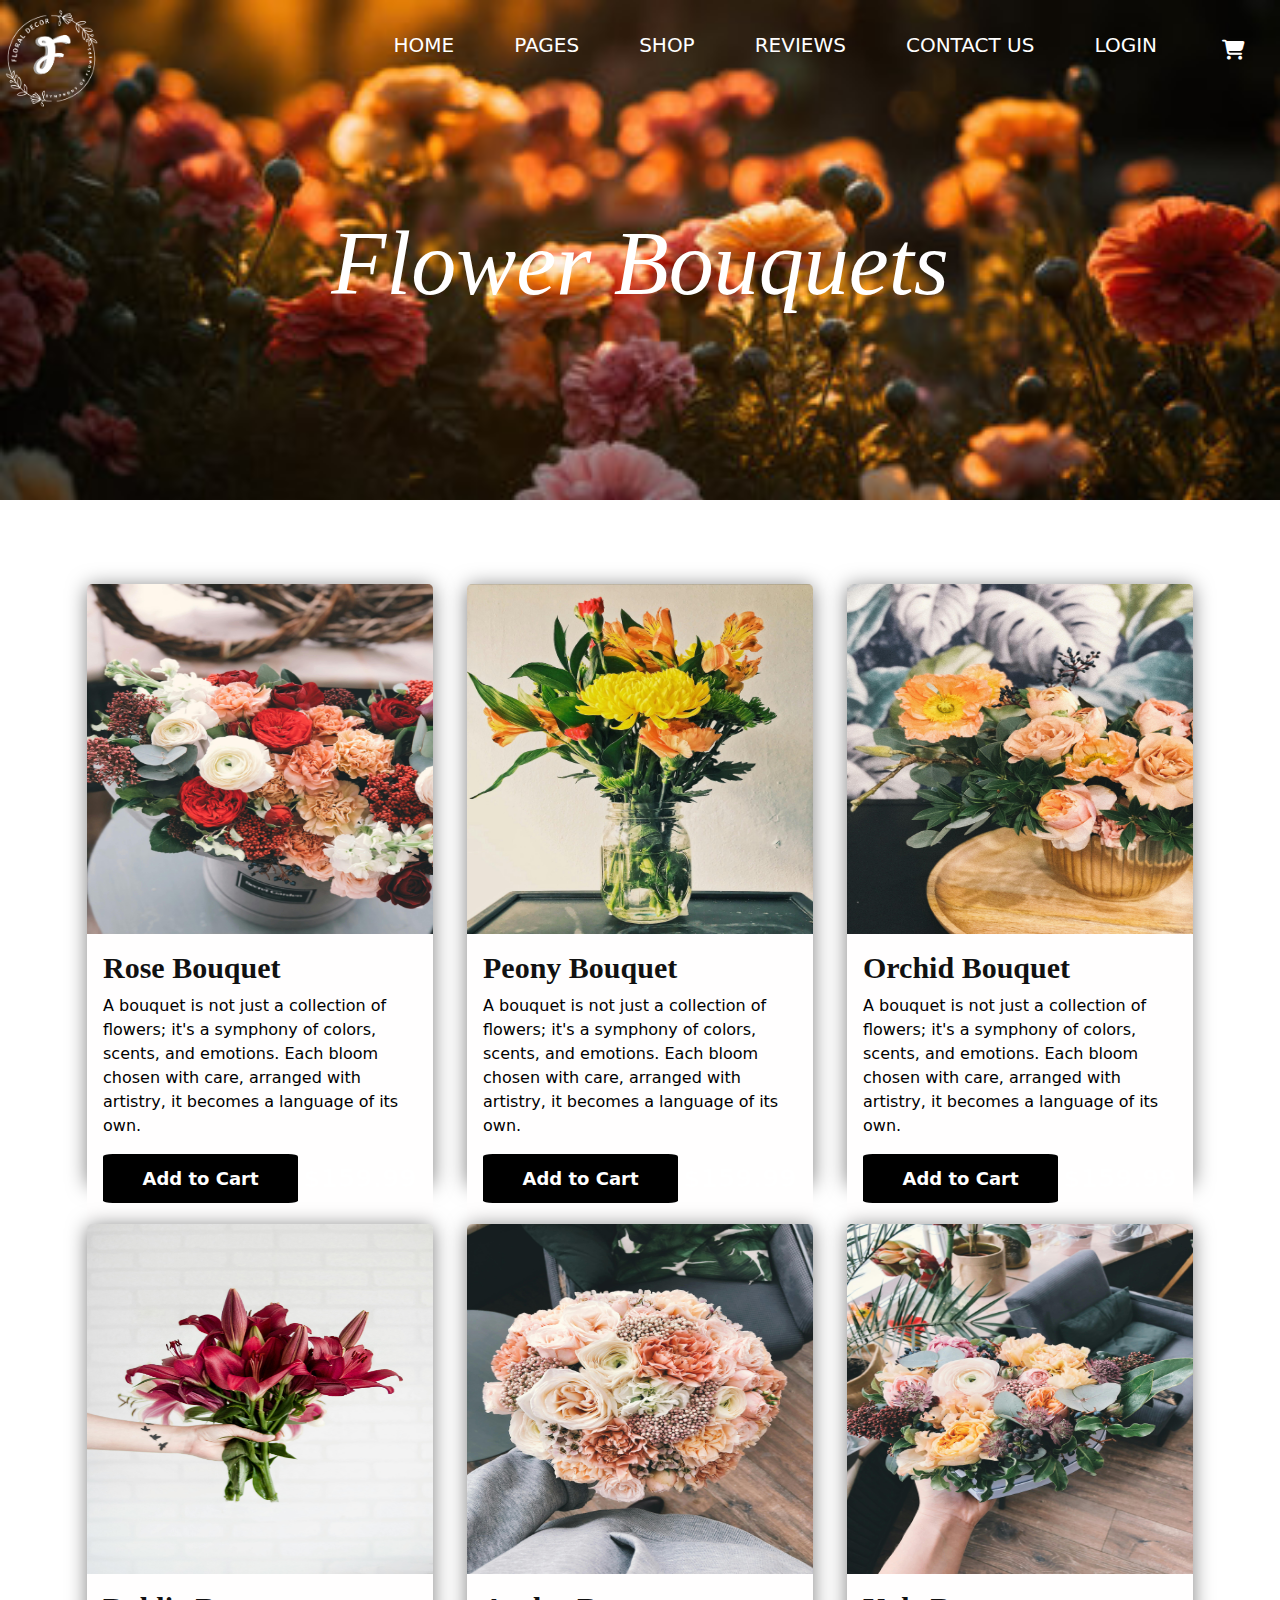
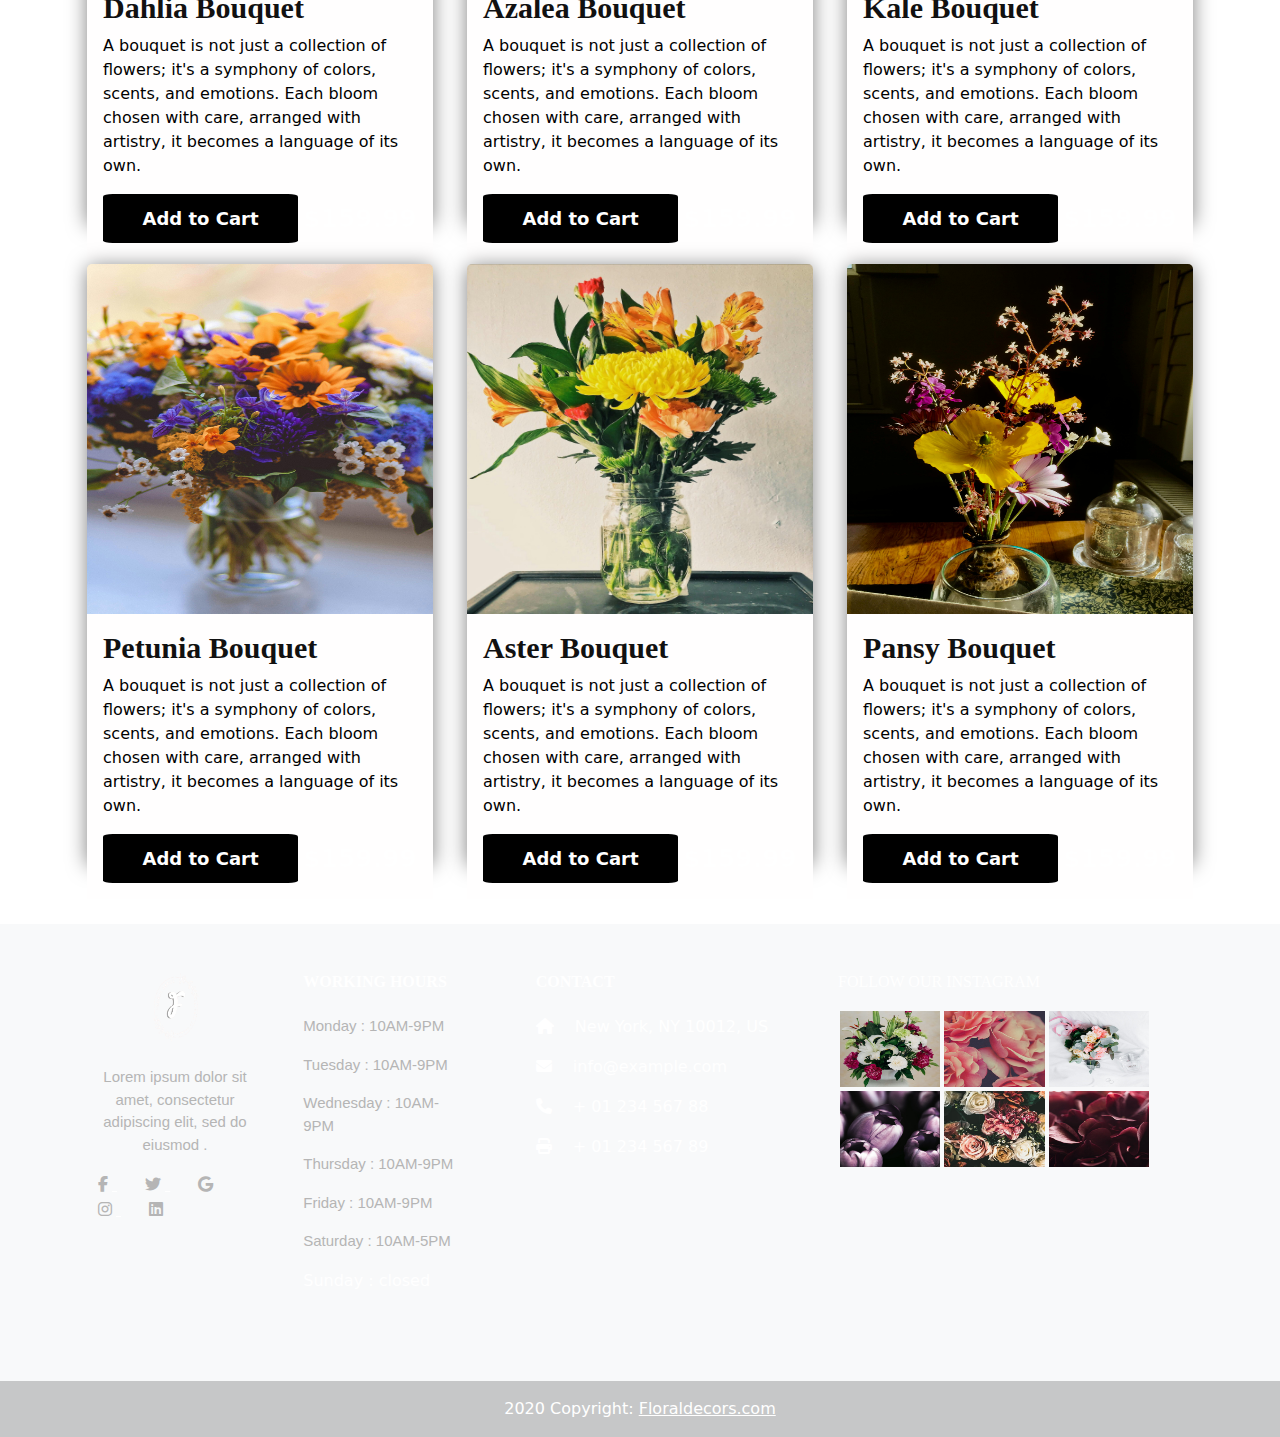
<file: cards2.html>
<!DOCTYPE html>
<html lang="en">
  <!-- divinectorweb.com -->
  <head>
    <meta charset="UTF-8" />
    <meta http-equiv="X-UA-Compatible" content="IE=edge" />
    <meta name="viewport" content="width=device-width, initial-scale=1.0" />
    <title>CARD2  </title>
    <link
      rel="stylesheet"
      href="https://cdnjs.cloudflare.com/ajax/libs/bootstrap/5.0.1/css/bootstrap.min.css"
    />
       <link rel="stylesheet" href="https://cdnjs.cloudflare.com/ajax/libs/font-awesome/6.5.1/css/all.min.css">
  </head>
  <style>
    body {
      background: #ffffff;
    }
    .products {
      padding: 5% 0 0;
    }
    .card {
      border: none;
      box-shadow: 0 2px 20px rgba(0, 0, 0, 0.5);
      height: 600px;
      margin: 20px 5px;
    }
    .card-body {
      color: #fff;
      background: #fffefe;
    }
    .card-title {
      font-size: 30px;
      font-weight: 700;
      transition: all 0.5s ease-in-out;
      color: #111111;
    }
    .card-text{
        color: black;
    }
    .btn-group .btn {
      background: #000000;
      color: #fff;
      font-size: 18px;
      margin-right: 5px;
      padding: 10px 20px;
      font-weight: 700;
      transition: all 0.6s ease-in;
    }
    .price {
      font-size: 25px;
      font-weight: 900;
      transition: 0.6s;
    }
    .card:hover .price {
      animation: pulse 0.5s ease-in-out infinite;
    }
    @keyframes pulse {
      0% {
        transform: scale(1);
      }
      50% {
        transform: scale(0.95);
      }
      0% {
        transform: scale(1);
      }
    }
    .card:hover .card-title {
      letter-spacing: 5px;
      font-weight: 300;
    }
      .btn a{
          color: white;
          text-decoration: none;
      }
      .btn a:hover{
          color: black;
      }
    .btn:hover {
      background: #fff;
      color: #262626;
    }
    @media (max-width: 991px) {
      .card {
        margin-bottom: 30px;
      }
    }
    @media (max-width: 767px) {
      .btn-group .btn {
        font-size: 9px;
      }
    }
    img {
      height: 70px ; width: 50px;
    }
    .btn-group{
      text-align: center;
      border-radius: 50%;
      /* height: 0px; */
      width: 100%;
    }
    /*-----------navbar ---------- */
    #logo {
    /* height: 3rem !important; */
    transition: all 0.2s ease-in-out;
    height: 100px;
    width: 100px;

}
header{
    background-image: url(bgb1.jpg);
    background-repeat: no-repeat;
    background-attachment: fixed;
    background-size: contain;
    height: 500px;
    width: 100%;
}
header, header > * {
 z-index: 3;
}
#logo:hover {
    scale: 110%;
    filter: drop-shadow(0px 0px 10px gray);
}


.logo-span-1 {
    margin-top: 0.2rem;
    display: block;
    line-height: 1.3rem;
    color: rgb(69, 69, 69);
    cursor: default;
    padding: 0.8rem 0.7rem 0.8rem 0;
    transition: all 0.2s ease-in-out;
}


.logo-span-2 {
    font-size: 1.4em;
    font-weight: 500;
    width: 3rem;
}

#side-tabs {
    border-right: 1px solid rgb(221, 221, 221) !important;
    top: 0;
}

#HeroSection {
    overflow-y:hidden;
    box-shadow: 2px 0px 20px rgba(135, 135, 135, 0.64);
}
        .navbar{
            height: 80px;
            width: 100%;
            display: flex;
            align-items: center;
            justify-content: space-between;
        }
        .navbar ul{
            list-style: none;
            display: flex;
        }
        .navbar ul li{
            padding: 10px 30px;
            position: relative;
        }
        .navbar ul li a{
            color: white;
            text-decoration: none;
            font-size: 20px;
            
            
            transition: all 0.3s;
        }
        .navbar ul li a i{
            color: white;
            font-size: 20px;
            padding: 10px 5px;
        }
         .dropdown{
            display:none;
        }
        .navbar ul li:hover .dropdown{
            display: block;
            position: absolute;
            left: 0;
            top: 100%;
            background-color: white;
        }
        .dropdown ul{
            display: block;
            margin: 10px;
        } 
        .dropdown ul li {
            width: 150px;
            padding: 10px;
        }
        .dropdown ul li a{
            color: rgb(181, 181, 181);
        }
        .dropdown ul li a:hover{
            color: black;
        }
/*----------- FOOTER --------------  */
footer{
            background-color: rgb(33, 33, 33);
            margin-top: 40px;
        }
       
        a i{
            color: rgb(181, 181, 181);
            padding: 4px;
        }
        h5{
            font-family:gloock;
            font-size: 16px;   
        }
        .ft{
            font-family:Arial, Helvetica, sans-serif;
            font-size: 15px;
            color:rgb(181, 181, 181);
        }
        .widget li{
            float: left;
            width: 30%;
        }
        .widget li a img{
            margin-bottom: -10px;
            width: 100%;
            height: 80px;
            padding: 2px;
            margin-top:10px;
        }
  </style>
  <body>
    <header>
 <div class="navbar">
     
          <div class="logo-container d-flex align-items-center ms-6">
            <img id="logo"  src="floral.png" alt="" >
            <!-- <span class="logo-span-1"> <br><span class="logo-span-2"</span></span> -->
          </div>
        <ul>
    <li><a href="#">HOME</a>
        <div class="dropdown">
        <ul>
          <li><a href="index.html">Marigold</a></li>
          <li><a href="rosebud.qodeinteractive.html">Mangolia</a></li> 
        </ul>
        </div>
    </li>
    <li><a href="#">PAGES</a>
     <div class="dropdown">
        <ul>
          <li><a href="About_us.html">About Us</a></li>
          <li><a href="our-team.html">Our Team</a></li>
          <li><a href="card1.html">Bookings</a></li>
          <li><a href="masonry.html">Gallery</a></li>
        </ul>
        </div>           
    </li>
    <li><a href="cards2.html">SHOP</a></li>
    <li><a href="reviews.html">REVIEWS</a></li>
    <li><a href="contact%20us.html">CONTACT US</a></li>
    <li><a href="login.html">LOGIN</a></li>
    <li><a href="#"><i class="fa-solid fa-cart-shopping"></i></a></li>

            
    </ul>
        </div>
        <h1 style="text-align: center; padding: 100px 100px; color: #ffffff; font-size: 90px; font-family:'Times New Roman', Times, serif; margin-top: 30px"><i>Flower Bouquets</i></h1>
    </header>
    <div class="products ">
      <div class="container">
        <div class="row card-deck">
          <div class="col-lg-4">
            <div class="card">
                <img
                  src="bq1.jpg"
                  class="card-img-top"
                  alt="Product 2"
                  style="height: 350px"
                />
                <div class="card-body">
                  <h5 class="card-title"> Rose Bouquet</h5>
                  <p class="card-text">
                    A bouquet is not just a collection of flowers; it's a symphony of colors, scents, and emotions. Each bloom chosen with care, arranged with artistry, it becomes a language of its own.
                  </p>
                  <div class="d-flex justify-content-between align-items-center">
                    <div class="btn-group">
                     
                      <button type="button" class="btn btn-sm" style="border-radius: 5%;" ><a href="Rose Bouquet.docx" download >Add to Cart</a>
                        
                      </button>
                    </div>
                    <span class="price">$159.99</span>
                  </div>
                </div>
              </div>
          </div>


          <div class="col-lg-4">
            <div class="card">
              <img
                src="bq2.jpg"
                class="card-img-top"
                alt="Product 2"
                style="height: 350px"
              />
              <div class="card-body">
                <h5 class="card-title">Peony Bouquet</h5>
                <p class="card-text">
                  A bouquet is not just a collection of flowers; it's a symphony of colors, scents, and emotions. Each bloom chosen with care, arranged with artistry, it becomes a language of its own.
                </p>
                <div class="d-flex justify-content-between align-items-center">
                  <div class="btn-group">
                    
                    <button type="button" class="btn btn-sm" style="border-radius: 5%;" ><a href="Peony%20Bouquet.docx" download >Add to Cart</a>
                    </button>
                  </div>
                  <span class="price">$159.99</span>
                </div>
              </div>
            </div>
          </div>


          <div class="col-lg-4">
            <div class="card">
              <img
                src="bq4.jpg"
                class="card-img-top"
                alt="Product 2"
                style="height: 350px"
              />
              <div class="card-body">
                <h5 class="card-title">Orchid Bouquet</h5>
                <p class="card-text">
                  A bouquet is not just a collection of flowers; it's a symphony of colors, scents, and emotions. Each bloom chosen with care, arranged with artistry, it becomes a language of its own.
                </p>
                <div class="d-flex justify-content-between align-items-center">
                  <div class="btn-group">
                  
                    <button type="button" class="btn btn-sm" style="border-radius: 5%;" ><a href="Orchid%20Bouquet.docx" download >Add to Cart</a>
                    </button>
                  </div>
                  <span class="price">$159.99</span>
                </div>
              </div>
            </div>
          </div>


          <div class="col-lg-4">
            <div class="card">
              <img
                src="n-bq1.jpg"
                class="card-img-top"
                alt="Product 2"
                style="height: 350px"
              />
              <div class="card-body">
                <h5 class="card-title">Dahlia Bouquet</h5>
                <p class="card-text">
                  A bouquet is not just a collection of flowers; it's a symphony of colors, scents, and emotions. Each bloom chosen with care, arranged with artistry, it becomes a language of its own.
                </p>
                <div class="d-flex justify-content-between align-items-center">
                  <div class="btn-group">
                    
                    <button type="button" class="btn btn-sm" style="border-radius: 5%;" ><a href="Dahlia%20Bouquet.docx" download >Add to Cart</a>
                    </button>
                  </div>
                  <span class="price">$159.99</span>
                </div>
              </div>
            </div>
          </div>


          <div class="col-lg-4">
            <div class="card">
              <img
                src="bq6.jpg"
                class="card-img-top"
                alt="Product 2"
                style="height: 350px"
              />
              <div class="card-body">
                <h5 class="card-title">Azalea Bouquet</h5>
                <p class="card-text">
                  A bouquet is not just a collection of flowers; it's a symphony of colors, scents, and emotions. Each bloom chosen with care, arranged with artistry, it becomes a language of its own.
                </p>
                <div class="d-flex justify-content-between align-items-center">
                  <div class="btn-group">
                   
                    <button type="button" class="btn btn-sm" style="border-radius: 5%;" ><a href="Azalea%20Bouquet.docx" download >Add to Cart</a>
                    </button>
                  </div>
                  <span class="price">$159.99</span>
                </div>
              </div>
            </div>
          </div>


          <div class="col-lg-4">
            <div class="card">
              <img
                src="bq7.jpg"
                class="card-img-top"
                alt="Product 2"
                style="height: 350px"
              />
              <div class="card-body">
                <h5 class="card-title">Kale Bouquet</h5>
                <p class="card-text">
                  A bouquet is not just a collection of flowers; it's a symphony of colors, scents, and emotions. Each bloom chosen with care, arranged with artistry, it becomes a language of its own.
                </p>
                <div class="d-flex justify-content-between align-items-center">
                  <div class="btn-group">
                   
                    <button type="button" class="btn btn-sm" style="border-radius: 5%;" >
                      Add to Cart
                    </button>
                  </div>
                  <span class="price">$159.99</span>
                </div>
              </div>
            </div>
          </div>


          <div class="col-lg-4">
            <div class="card">
              <img
                src="n-bq2.jpg"
                class="card-img-top"
                alt="Product 2"
                style="height: 350px"
              />
              <div class="card-body">
                <h5 class="card-title">Petunia Bouquet</h5>
                <p class="card-text">
                  A bouquet is not just a collection of flowers; it's a symphony of colors, scents, and emotions. Each bloom chosen with care, arranged with artistry, it becomes a language of its own.
                </p>
                <div class="d-flex justify-content-between align-items-center">
                  <div class="btn-group">
                    
                    <button type="button" class="btn btn-sm" style="border-radius: 5%;" >
                      Add to Cart
                    </button>
                  </div>
                  <span class="price">$159.99</span>
                </div>
              </div>
            </div>
          </div>


          <div class="col-lg-4">
            <div class="card">
              <img
                src="bq2.jpg"
                class="card-img-top"
                alt="Product 2"
                style="height: 350px"
              />
              <div class="card-body">
                <h5 class="card-title">Aster Bouquet</h5>
                <p class="card-text">
                  A bouquet is not just a collection of flowers; it's a symphony of colors, scents, and emotions. Each bloom chosen with care, arranged with artistry, it becomes a language of its own.
                </p>
                <div class="d-flex justify-content-between align-items-center">
                  <div class="btn-group">
                  
                    <button type="button" class="btn btn-sm" style="border-radius: 5%;" >
                      Add to Cart
                    </button>
                  </div>
                  <span class="price">$159.99</span>
                </div>
              </div>
            </div>
          </div>


          <div class="col-lg-4">
            <div class="card">
              <img
                src="bq3.jpg"
                class="card-img-top"
                alt="Product 3"
                style="height: 350px"
              />
              <div class="card-body">
                <h5 class="card-title">Pansy Bouquet</h5>
                <p class="card-text">
                  A bouquet is not just a collection of flowers; it's a symphony of colors, scents, and emotions. Each bloom chosen with care, arranged with artistry, it becomes a language of its own.
                </p>
                <div class="d-flex justify-content-between align-items-center">
                  <div class="btn-group">
                   
                    <button type="button" class="btn btn-sm" style="border-radius: 5%;" >
                      Add to Cart
                    </button>
                  </div>
                  <span class="price">$159.99</span>
                </div>
              </div>
            </div>
          </div>
        </div>
      </div>
    </div>



    <!---------------------- FOOTER -------------  -->
<footer class="bg-body-tertiary text-center text-lg-start text-white">
  <!-- Grid container -->
  <div class="container p-4">
    <!--Grid row-->
    <div class="row my-4">
      <!--Grid column-->
      <div class="col-lg-2 col-md-6 mb-4 mb-md-0">

        <div class="rounded-circle shadow-1-strong d-flex align-items-center justify-content-center mb-4 mx-auto">
          <img src="floral.png" height="140" alt=""
               loading="lazy" />
        </div>

        <p class= " ft text-center">Lorem ipsum dolor sit amet, consectetur adipiscing elit, sed do eiusmod .</p>

  <div>
    <a href="" class="me-4 text-reset">
      <i class="fab fa-facebook-f"></i>
    </a>
    <a href="" class="me-4 text-reset">
      <i class="fab fa-twitter"></i>
    </a>
    <a href="" class="me-4 text-reset">
      <i class="fab fa-google"></i>
    </a>
    <a href="" class="me-4 text-reset">
      <i class="fab fa-instagram"></i>
    </a>
    <a href="" class="me-4 text-reset">
      <i class="fab fa-linkedin"></i>
    </a>
    
  </div>

      </div>
      <!--Grid column-->
     <div class="col-md-2 col-lg-3 col-xl-2 mx-auto mb-4">
        <!-- Links -->
        <h5 class="text-uppercase fw-bold mb-4">
          WORKING HOURS
        </h5>
        <p class="ft">Monday : 10AM-9PM</p>
         
        <p class="ft">Tuesday : 10AM-9PM<p>
      
         <p class="ft">Wednesday : 10AM-9PM</p>
         
        <p class="ft">Thursday : 10AM-9PM</p>
         
         <p class="ft">Friday : 10AM-9PM</p>
        
         <p class="ft">Saturday : 10AM-5PM</p>
         
        <p>Sunday : closed</p>
      </div>
      <!--Grid column-->
      <div class="col-md-4 col-lg-3 col-xl-3 mx-auto mb-md-0 mb-4">
        <!-- Links -->
        <h5 class="text-uppercase fw-bold mb-4">Contact</h5>
        <p><i class="fas fa-home me-3"></i> New York, NY 10012, US</p>
        <p>
          <i class="fas fa-envelope me-3"></i>
          info@example.com
        </p>
        <p><i class="fas fa-phone me-3"></i> + 01 234 567 88</p>
        <p><i class="fas fa-print me-3"></i> + 01 234 567 89</p>
      </div>
      <!--Grid column-->

      <!--Grid column-->
       <div class="col-md-4 col-sm-4">
        <div class="single-footer">
            <h5>FOLLOW  OUR INSTAGRAM</h5>
            <ul class="link-area widget list-inline">
            <li>
                <a href="#"><img src="pic1.png" alt=""></a> 
                </li>
                <li>
                <a href="#"><img src="pic2.png" alt=""></a> 
                </li>
                <li>
                <a href="#"><img src="pic3.png" alt=""></a> 
                </li>
                <li>
                <a href="#"><img src="pic4.png" alt=""></a> 
                </li>
                <li>
                <a href="#"><img src="pic5.png" alt=""></a> 
                </li>
                <li>
                <a href="#"><img src="pic6.png" alt=""></a> 
                </li>                  
            </ul>
          </div>
        </div>
      <!--Grid column-->
    </div>
    <!--Grid row-->
  </div>
  <!-- Grid container -->

  <!-- Copyright -->
  <div class="text-center p-3" style="background-color: rgba(0, 0, 0, 0.2)">
      2020 Copyright:
    <a class="text-white" href="https://mdbootstrap.com/">Floraldecors.com</a>
  </div>
  <!-- Copyright -->
</footer>

<!-- End of .container -->
  </body>
</html>
</file>
